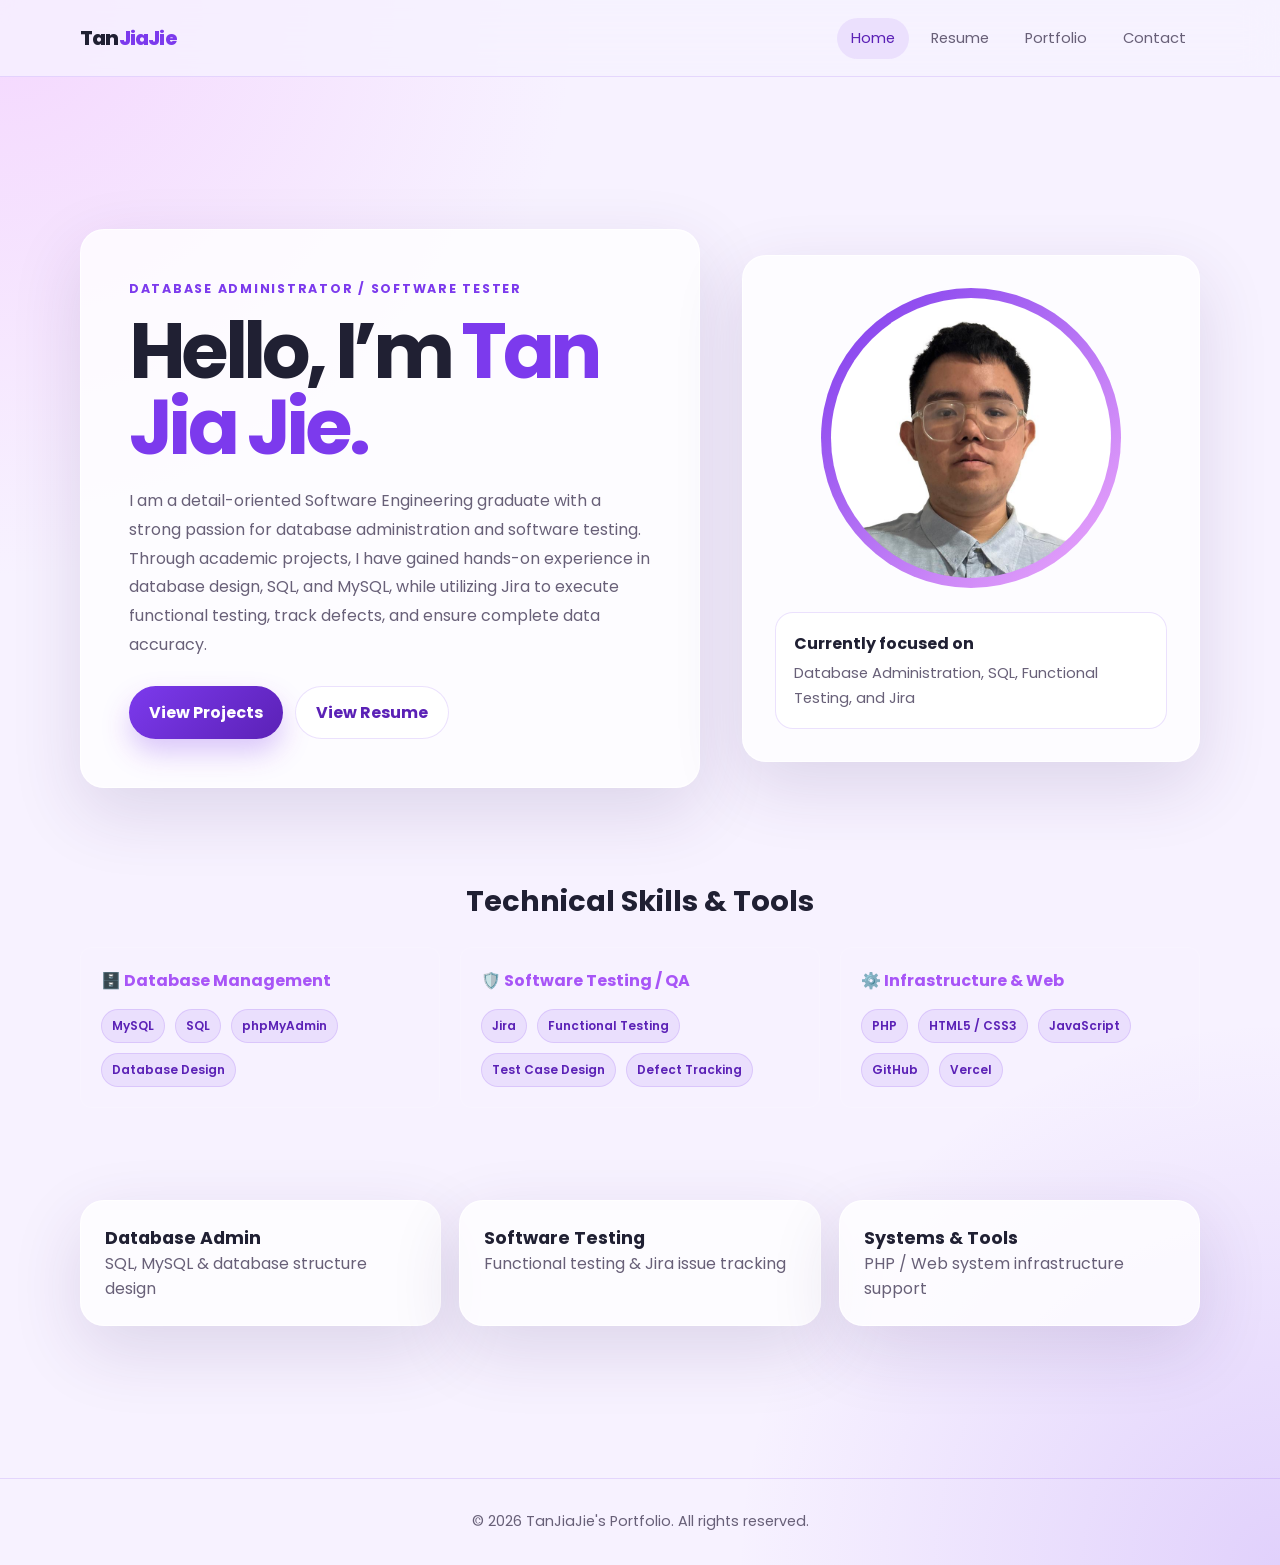
<file: index.html>
<!DOCTYPE html>
<html lang="en">
  <head>
    <meta charset="UTF-8" />
    <meta http-equiv="X-UA-Compatible" content="IE=edge" />
    <meta name="viewport" content="width=device-width, initial-scale=1.0" />
    <title>TanJiaJie | Portfolio</title>

    <link rel="stylesheet" href="css/styles.css" />

    <link
      href="https://fonts.googleapis.com/css2?family=Poppins:wght@300;400;500;600;700;800&display=swap"
      rel="stylesheet"
    />
  </head>

  <body>
    <header class="site-header">
      <nav class="navbar container">
        <a href="index.html" class="logo">Tan<span>JiaJie</span></a>

        <ul class="nav-links">
          <li><a href="index.html" class="active">Home</a></li>
          <li><a href="resume_TanJiaJie.pdf" target="_blank">Resume</a></li>
          <li><a href="projects.html">Portfolio</a></li>
          <li><a href="contact.html">Contact</a></li>
        </ul>
      </nav>
    </header>

    <main>
      <section class="section">
        <div class="container hero-grid">
          <div class="hero-content fade-up">
            <p class="eyebrow">
             Database Administrator / Software Tester
            </p>

            <h1>Hello, I’m <span>Tan Jia Jie.</span></h1>

            <p class="hero-text">
              I am a detail-oriented Software Engineering graduate with a strong passion for 
              database administration and software testing. Through academic projects, I have gained 
              hands-on experience in database design, SQL, and MySQL, while utilizing Jira to 
              execute functional testing, track defects, and ensure complete data accuracy.
            </p>

            <div class="hero-actions">
              <a href="projects.html" class="btn primary">View Projects</a>
              <a href="resume_TanJiaJie.pdf" target="_blank" class="btn secondary">
                View Resume
              </a>
            </div>
          </div>

          <div class="hero-card fade-up delay">
            <div class="image-ring">
              <img src="images/photo_TanJiaJie.jpg" alt="Tan Jia Jie profile image" />
            </div>

            <div class="mini-card">
              <strong>Currently focused on</strong>
              <span>
                Database Administration, SQL, Functional Testing, and Jira
              </span>
            </div>
          </div>
        </div>
      </section>

      <section class="section skills-inventory-section" style="padding-top: 0;">
        <div class="container">
          <h2 style="margin-bottom: 24px; font-size: 1.8rem; text-align: center;">Technical Skills & Tools</h2>
          <div class="skills-wrapper" style="display: grid; grid-template-columns: repeat(auto-fit, minmax(250px, 1fr)); gap: 20px;">
            
            <div class="skill-category-card" style="background: rgba(255,255,255,0.05); padding: 20px; border-radius: 12px; border: 1px solid rgba(255,255,255,0.1);">
              <h4 style="color: #a855f7; margin-bottom: 12px;">🗄️ Database Management</h4>
              <div class="tag-list compact">
                <span>MySQL</span> <span>SQL</span> <span>phpMyAdmin</span> <span>Database Design</span>
              </div>
            </div>

            <div class="skill-category-card" style="background: rgba(255,255,255,0.05); padding: 20px; border-radius: 12px; border: 1px solid rgba(255,255,255,0.1);">
              <h4 style="color: #a855f7; margin-bottom: 12px;">🛡️ Software Testing / QA</h4>
              <div class="tag-list compact">
                <span>Jira</span> <span>Functional Testing</span> <span>Test Case Design</span> <span>Defect Tracking</span>
              </div>
            </div>

            <div class="skill-category-card" style="background: rgba(255,255,255,0.05); padding: 20px; border-radius: 12px; border: 1px solid rgba(255,255,255,0.1);">
              <h4 style="color: #a855f7; margin-bottom: 12px;">⚙️ Infrastructure & Web</h4>
              <div class="tag-list compact">
                <span>PHP</span> <span>HTML5 / CSS3</span> <span>JavaScript</span> <span>GitHub</span> <span>Vercel</span>
              </div>
            </div>

          </div>
        </div>
      </section>

      <section class="section stats-section">
        <div class="container stats-grid">
          <div class="stat-card fade-up">
            <strong>Database Admin</strong>
            <span>SQL, MySQL & database structure design</span>
          </div>

          <div class="stat-card fade-up delay">
            <strong>Software Testing</strong>
            <span>Functional testing & Jira issue tracking</span>
          </div>

          <div class="stat-card fade-up delay-2">
            <strong>Systems & Tools</strong>
            <span>PHP / Web system infrastructure support</span>
          </div>
        </div>
      </section>
    </main>

    <footer class="footer">
      <p>&copy; 2026 TanJiaJie's Portfolio. All rights reserved.</p>
    </footer>
  </body>
</html>
</file>
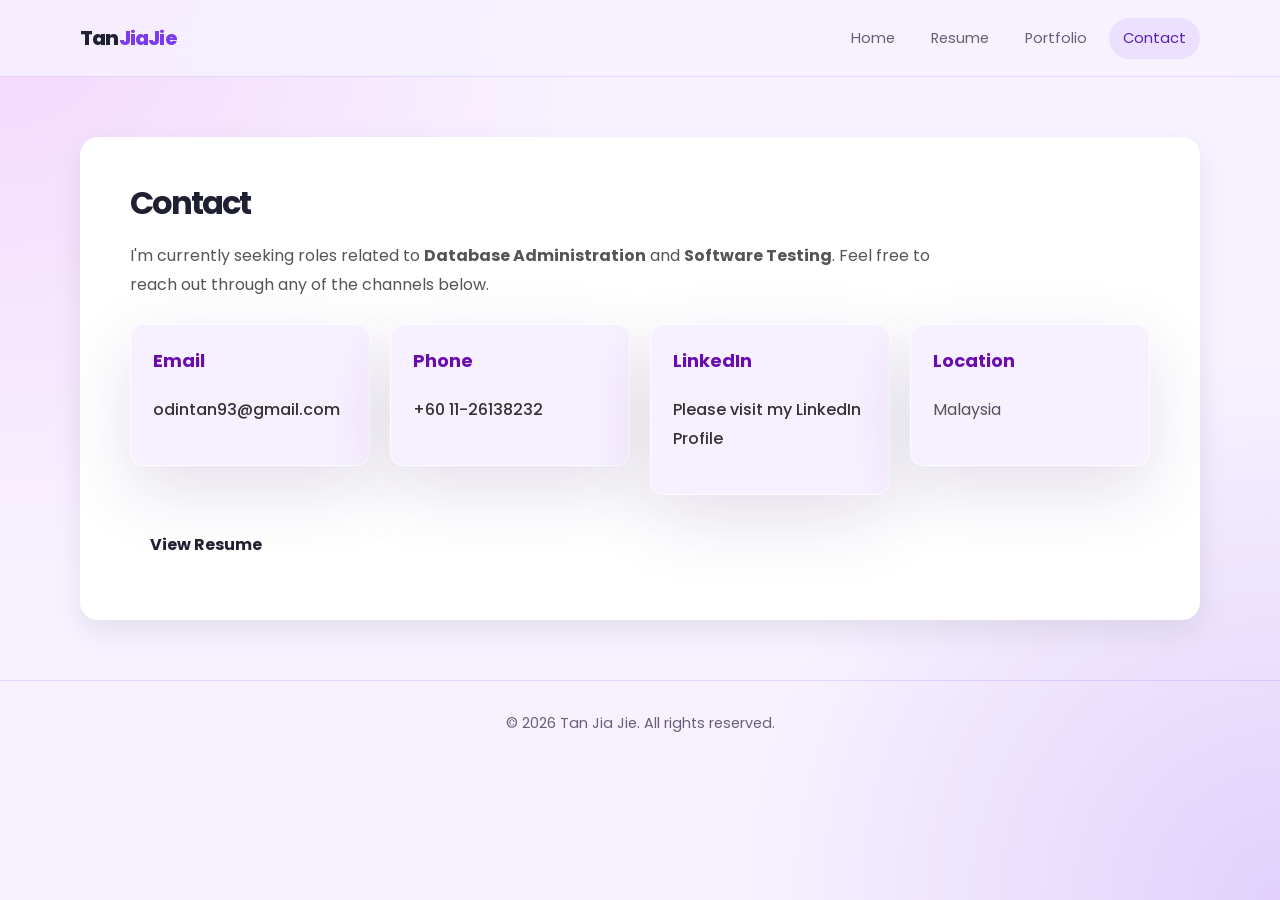
<file: contact.html>
<!DOCTYPE html>
<html lang="en">
  <head>
    <meta charset="UTF-8" />
    <meta http-equiv="X-UA-Compatible" content="IE=edge" />
    <meta name="viewport" content="width=device-width, initial-scale=1.0" />
    <title>Contact | TanJiaJie</title>

    <link rel="stylesheet" href="css/styles.css" />

    <link
      href="https://fonts.googleapis.com/css2?family=Poppins:wght@300;400;500;600;700&display=swap"
      rel="stylesheet"
    />
  </head>

  <body>
    <header class="site-header">
      <nav class="navbar container">
        <a class="logo" href="index.html">Tan<span>JiaJie</span></a>
        <ul class="nav-links">
          <li><a href="index.html">Home</a></li>
          <li><a href="resume_TanJiaJie.pdf" target="_blank">Resume</a></li>
          <li><a href="projects.html">Portfolio</a></li>
          <li><a class="active" href="contact.html">Contact</a></li>
        </ul>
      </nav>
    </header>

    <main>
      <section id="contact" class="container">
        <h1>Contact</h1>

        <p>
          I'm currently seeking roles related to <strong>Database Administration</strong> and <strong>Software Testing</strong>. 
         Feel free to reach out through any of the channels below.
        </p>

        <div class="contact-grid">
          <div class="contact-card">
            <h3>Email</h3>
            <p>
              <a href="mailto:odintan93@gmail.com">odintan93@gmail.com</a>
            </p>
          </div>

          <div class="contact-card">
            <h3>Phone</h3>
            <p>
              <a href="https://wa.link/63a7cw" target="_blank">
                +60 11-26138232
              </a>
            </p>
          </div>

          <div class="contact-card">
            <h3>LinkedIn</h3>
            <p>
              <a
                href="https://www.linkedin.com/in/jiajie-tan-07b39028a/"
                target="_blank"
              >
                Please visit my LinkedIn Profile
              </a>
            </p>
          </div>

          <div class="contact-card">
            <h3>Location</h3>
            <p>Malaysia</p>
          </div>
        </div>

        <div style="margin-top: 24px">
          <a class="btn hire-me" href="resume_TanJiaJie.pdf" target="_blank">
            View Resume
          </a>
        </div>
      </section>
    </main>

    <footer class="footer">
      <p>&copy; 2026 Tan Jia Jie. All rights reserved.</p>
    </footer>
  </body>
</html>
</file>
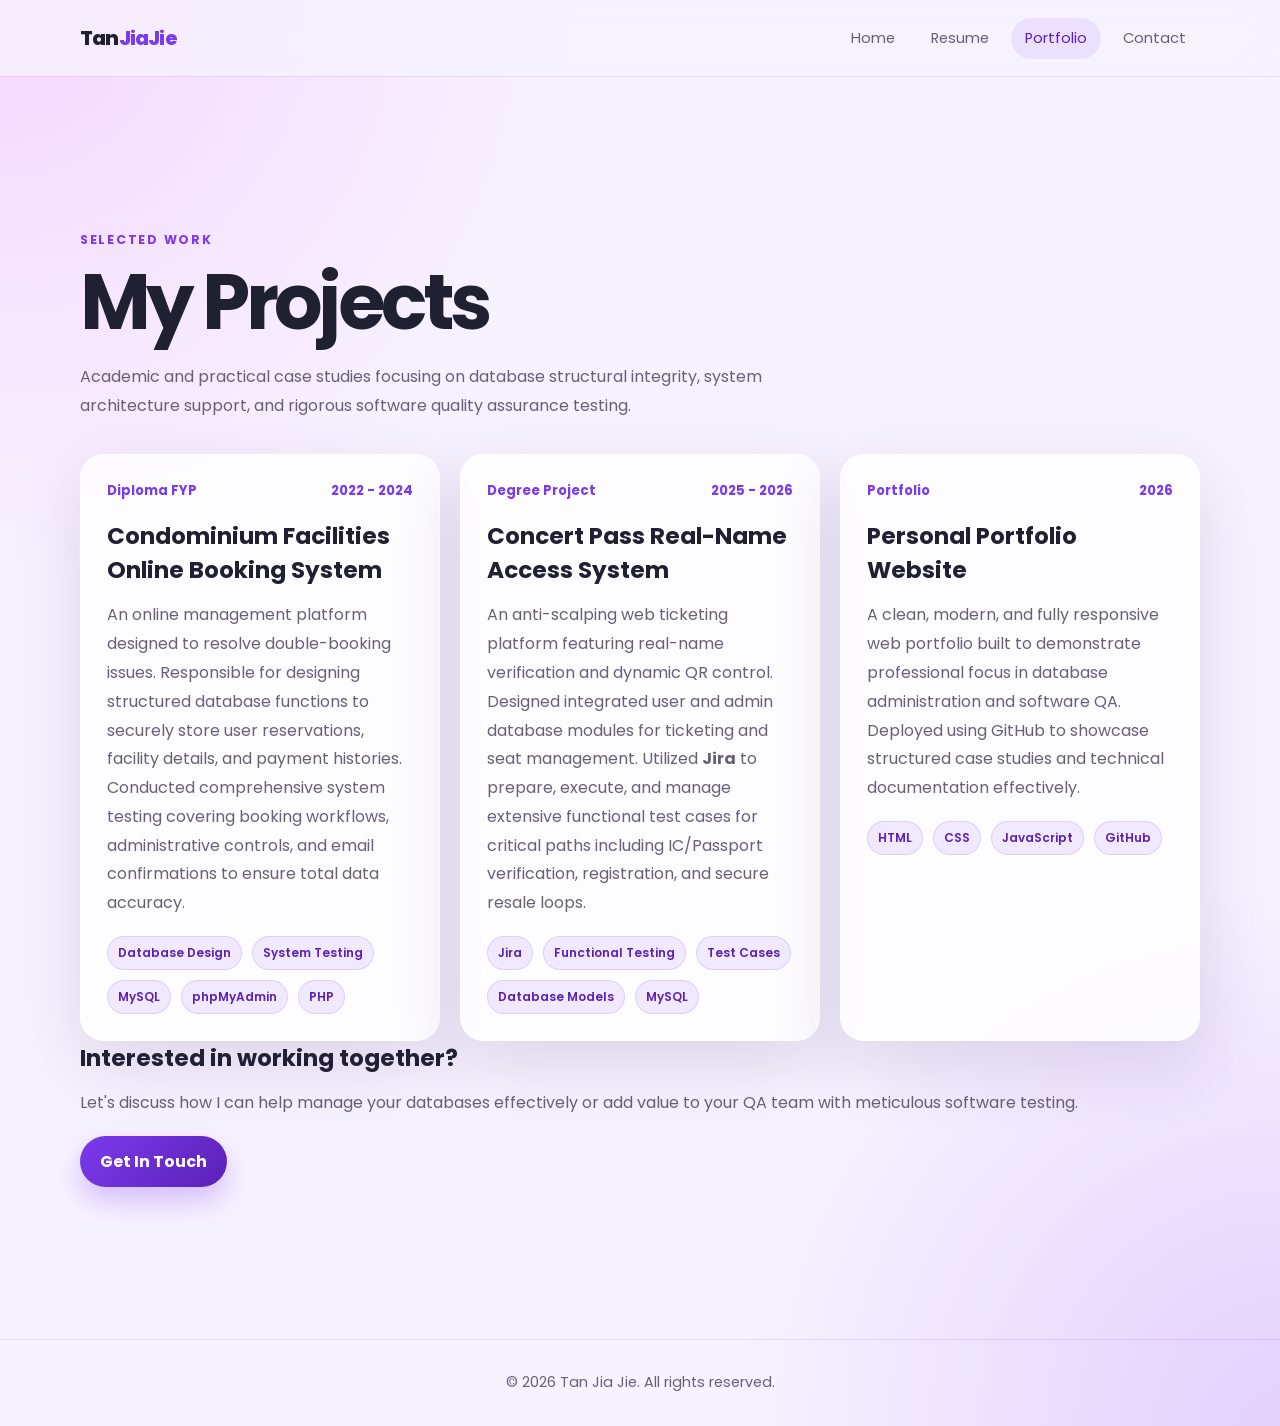
<file: projects.html>
<!DOCTYPE html>
<html lang="en">
  <head>
    <meta charset="UTF-8" />
    <meta name="viewport" content="width=device-width, initial-scale=1.0" />
    <title>Portfolio | Tan Jia Jie</title>

    <link rel="preconnect" href="https://fonts.googleapis.com" />
    <link rel="preconnect" href="https://fonts.gstatic.com" crossorigin />
    <link
      href="https://fonts.googleapis.com/css2?family=Poppins:wght@300;400;500;600;700;800&display=swap"
      rel="stylesheet"
    />
    <link rel="stylesheet" href="css/styles.css" />
  </head>

  <body>
    <header class="site-header">
      <nav class="navbar container">
        <a class="logo" href="index.html">Tan<span>JiaJie</span></a>

        <ul class="nav-links">
          <li><a href="index.html">Home</a></li>
          <li><a href="resume_TanJiaJie.pdf" target="_blank">Resume</a></li>
          <li><a class="active" href="projects.html">Portfolio</a></li>
          <li><a href="contact.html">Contact</a></li>
        </ul>
      </nav>
    </header>

    <main class="section page-section">
      <div class="container">
        <div class="section-heading fade-up">
          <p class="eyebrow">Selected Work</p>
          <h1>My Projects</h1>
          <p>
            Academic and practical case studies focusing on database structural integrity, 
            system architecture support, and rigorous software quality assurance testing.
          </p>
        </div>

        <div class="projects-grid">
          
          <article class="project-card fade-up">
            <div>
              <div class="project-topline">
                <span class="project-type">Diploma FYP</span>
                <span class="project-year">2022 - 2024</span>
              </div>

              <h2>Condominium Facilities Online Booking System</h2>

              <p>
                An online management platform designed to resolve double-booking issues. 
                Responsible for designing structured database functions to securely store user reservations, 
                facility details, and payment histories. Conducted comprehensive system testing covering 
                booking workflows, administrative controls, and email confirmations to ensure total data accuracy.
              </p>
            </div>

            <div>
              <div class="tag-list compact">
                <span>Database Design</span> <span>System Testing</span> <span>MySQL</span> <span>phpMyAdmin</span> <span>PHP</span>
              </div>
            </div>
          </article>

          <article class="project-card fade-up delay">
            <div>
              <div class="project-topline">
                <span class="project-type">Degree Project</span>
                <span class="project-year">2025 - 2026</span>
              </div>

              <h2>Concert Pass Real-Name Access System</h2>

              <p>
                An anti-scalping web ticketing platform featuring real-name verification and dynamic QR control. 
                Designed integrated user and admin database modules for ticketing and seat management. 
                Utilized <strong>Jira</strong> to prepare, execute, and manage extensive functional test cases 
                for critical paths including IC/Passport verification, registration, and secure resale loops.
              </p>
            </div>

            <div>
              <div class="tag-list compact">
                <span>Jira</span> <span>Functional Testing</span> <span>Test Cases</span> <span>Database Models</span> <span>MySQL</span>
              </div>
            </div>
          </article>

          <article class="project-card fade-up delay-2">
            <div>
              <div class="project-topline">
                <span class="project-type">Portfolio</span>
                <span class="project-year">2026</span>
              </div>

              <h2>Personal Portfolio Website</h2>

              <p>
                A clean, modern, and fully responsive web portfolio built to demonstrate professional focus 
                in database administration and software QA. Deployed using GitHub to showcase structured 
                case studies and technical documentation effectively.
              </p>
            </div>

            <div>
              <div class="tag-list compact">
                <span>HTML</span> <span>CSS</span> <span>JavaScript</span> <span>GitHub</span>
              </div>
            </div>
          </article>
        </div>

        <section class="cta-section">
          <h2>Interested in working together?</h2>
          <p>
            Let's discuss how I can help manage your databases effectively or add value to your QA team with meticulous software testing.
          </p>
          <a href="contact.html" class="btn primary">Get In Touch</a>
        </section>

      </div>
    </main>

    <footer class="footer">
      <p>&copy; 2026 Tan Jia Jie. All rights reserved.</p>
    </footer>
  </body>
</html>
</file>
<file: css/styles.css>
:root {
  --bg: #f7f2ff;
  --surface: rgba(255, 255, 255, 0.78);
  --surface-solid: #ffffff;
  --text: #202033;
  --muted: #686078;
  --primary: #7c3aed;
  --primary-dark: #5b21b6;
  --accent: #f0abfc;
  --line: rgba(124, 58, 237, 0.15);
  --shadow: 0 24px 70px rgba(67, 38, 108, 0.14);
  --radius: 24px;
}

* { box-sizing: border-box; margin: 0; padding: 0; }
html { scroll-behavior: smooth; }
body {
  font-family: "Poppins", sans-serif;
  color: var(--text);
  background:
    radial-gradient(circle at top left, rgba(240, 171, 252, 0.38), transparent 36rem),
    radial-gradient(circle at bottom right, rgba(124, 58, 237, 0.18), transparent 34rem),
    var(--bg);
  min-height: 100vh;
}

a { color: inherit; text-decoration: none; }
.container { width: min(1120px, calc(100% - 36px)); margin: 0 auto; }
.section { padding: 92px 0; }
.page-section { min-height: calc(100vh - 160px); }
.narrow { max-width: 850px; }

.site-header {
  position: sticky;
  top: 0;
  z-index: 10;
  backdrop-filter: blur(18px);
  background: rgba(247, 242, 255, 0.78);
  border-bottom: 1px solid var(--line);
}
.navbar {
  height: 76px;
  display: flex;
  align-items: center;
  justify-content: space-between;
}
.logo { font-weight: 800; letter-spacing: -0.04em; font-size: 1.25rem; }
.logo span { color: var(--primary); }
.nav-links { display: flex; align-items: center; gap: 8px; list-style: none; }
.nav-links a {
  display: inline-flex;
  padding: 10px 14px;
  border-radius: 999px;
  color: var(--muted);
  font-size: 0.92rem;
  transition: 0.25s ease;
}
.nav-links a:hover,
.nav-links a.active {
  color: var(--primary-dark);
  background: rgba(124, 58, 237, 0.1);
}

.hero-grid {
  display: grid;
  grid-template-columns: 1.15fr 0.85fr;
  gap: 42px;
  align-items: center;
}
.hero-content, .hero-card, .contact-card, .project-card, .skills-panel, .stat-card {
  background: var(--surface);
  border: 1px solid rgba(255,255,255,0.8);
  box-shadow: var(--shadow);
  border-radius: var(--radius);
}
.hero-content { padding: 48px; }
.eyebrow {
  color: var(--primary);
  font-weight: 700;
  text-transform: uppercase;
  letter-spacing: 0.14em;
  font-size: 0.78rem;
  margin-bottom: 14px;
}
h1 { font-size: clamp(2.2rem, 6vw, 4.8rem); line-height: 0.98; letter-spacing: -0.06em; margin-bottom: 22px; }
h1 span, h2 span { color: var(--primary); }
h2 { font-size: 1.45rem; margin-bottom: 14px; }
p { color: var(--muted); line-height: 1.8; margin-bottom: 18px; }
.hero-text { max-width: 660px; }
.hero-actions { display: flex; gap: 12px; flex-wrap: wrap; margin-top: 26px; }
.btn {
  display: inline-flex;
  align-items: center;
  justify-content: center;
  border: 0;
  border-radius: 999px;
  padding: 13px 20px;
  font-weight: 700;
  cursor: pointer;
  transition: transform 0.25s ease, box-shadow 0.25s ease;
}
.btn:hover { transform: translateY(-3px); }
.btn.primary { color: #fff; background: linear-gradient(135deg, var(--primary), var(--primary-dark)); box-shadow: 0 14px 28px rgba(124, 58, 237, 0.28); }
.btn.secondary { color: var(--primary-dark); background: #fff; border: 1px solid var(--line); }

.hero-card { padding: 32px; display: grid; place-items: center; gap: 24px; }
.image-ring {
  width: min(300px, 80vw);
  aspect-ratio: 1;
  padding: 10px;
  border-radius: 50%;
  background: linear-gradient(135deg, var(--primary), var(--accent));
}
.image-ring img { width: 100%; height: 100%; object-fit: cover; border-radius: inherit; display: block; background: #111; }
.mini-card { width: 100%; background: #fff; border-radius: 18px; padding: 18px; border: 1px solid var(--line); }
.mini-card strong { display: block; margin-bottom: 4px; }
.mini-card span { color: var(--muted); font-size: 0.92rem; }

.stats-section { padding-top: 0; }
.stats-grid { display: grid; grid-template-columns: repeat(3, 1fr); gap: 18px; }
.stat-card { padding: 24px; }
.stat-card strong { display: block; font-size: 1.1rem; }
.stat-card span { color: var(--muted); }

.section-heading { max-width: 760px; margin-bottom: 34px; }
.projects-grid { display: grid; grid-template-columns: repeat(3, 1fr); gap: 20px; }
.project-card { padding: 26px; transition: 0.25s ease; }
.project-card:hover { transform: translateY(-6px); }
.project-topline { display: flex; justify-content: space-between; gap: 12px; margin-bottom: 18px; color: var(--primary); font-size: 0.82rem; font-weight: 700; }
.empty-card { border-style: dashed; }
.text-link { color: var(--primary-dark); font-weight: 700; }

.skills-panel { margin-top: 34px; padding: 28px; }
.tag-list { display: flex; gap: 10px; flex-wrap: wrap; margin-top: 16px; }
.tag-list span { background: rgba(124, 58, 237, 0.1); color: var(--primary-dark); border: 1px solid var(--line); padding: 8px 12px; border-radius: 999px; font-size: 0.85rem; font-weight: 600; }
.tag-list.compact span { font-size: 0.75rem; padding: 7px 10px; }

.contact-grid { display: grid; grid-template-columns: 0.9fr 1.1fr; gap: 32px; align-items: start; }
.contact-list { display: grid; gap: 12px; margin-top: 24px; }
.contact-list a { color: var(--primary-dark); font-weight: 700; background: #fff; border: 1px solid var(--line); border-radius: 16px; padding: 14px 16px; }
.contact-card { padding: 28px; display: grid; gap: 12px; }
label { font-weight: 700; color: var(--text); }
input, textarea {
  width: 100%;
  border: 1px solid var(--line);
  background: #fff;
  color: var(--text);
  border-radius: 16px;
  padding: 14px 16px;
  font: inherit;
  outline: none;
}
input:focus, textarea:focus { border-color: var(--primary); box-shadow: 0 0 0 4px rgba(124,58,237,0.1); }

.footer { text-align: center; padding: 30px 18px; color: var(--muted); border-top: 1px solid var(--line); }
.footer p { margin: 0; font-size: 0.9rem; }

.fade-up { animation: fadeUp 0.75s ease both; }
.delay { animation-delay: 0.12s; }
.delay-2 { animation-delay: 0.22s; }
@keyframes fadeUp {
  from { opacity: 0; transform: translateY(18px); }
  to { opacity: 1; transform: translateY(0); }
}

@media (max-width: 850px) {
  .navbar { height: auto; padding: 16px 0; align-items: flex-start; gap: 14px; flex-direction: column; }
  .nav-links { flex-wrap: wrap; }
  .hero-grid, .contact-grid { grid-template-columns: 1fr; }
  .hero-content { padding: 30px; }
  .stats-grid, .projects-grid { grid-template-columns: 1fr; }
  .section { padding: 58px 0; }
}
main {
  max-width: 1200px;
  margin: 60px auto;
  padding: 0 20px;
}

#contact {
  background: #ffffff;
  padding: 50px;
  border-radius: 18px;
  box-shadow: 0 12px 30px rgba(0, 0, 0, 0.08);
}

#contact h1 {
  font-size: 32px;
  margin-bottom: 24px;
}

#contact p {
  max-width: 850px;
  line-height: 1.8;
  color: #555;
}

.contact-grid {
  display: grid;
  grid-template-columns: repeat(4, 1fr);
  gap: 20px;
  margin-top: 24px;
}

.contact-card {
  background: #f7f0ff;
  padding: 22px;
  border-radius: 14px;
}

.contact-card h3 {
  margin: 0 0 10px 0;
  color: #6a0dad;
  font-size: 18px;
}

.contact-card a {
  color: #333;
  text-decoration: none;
  font-weight: 500;
}
</file>
